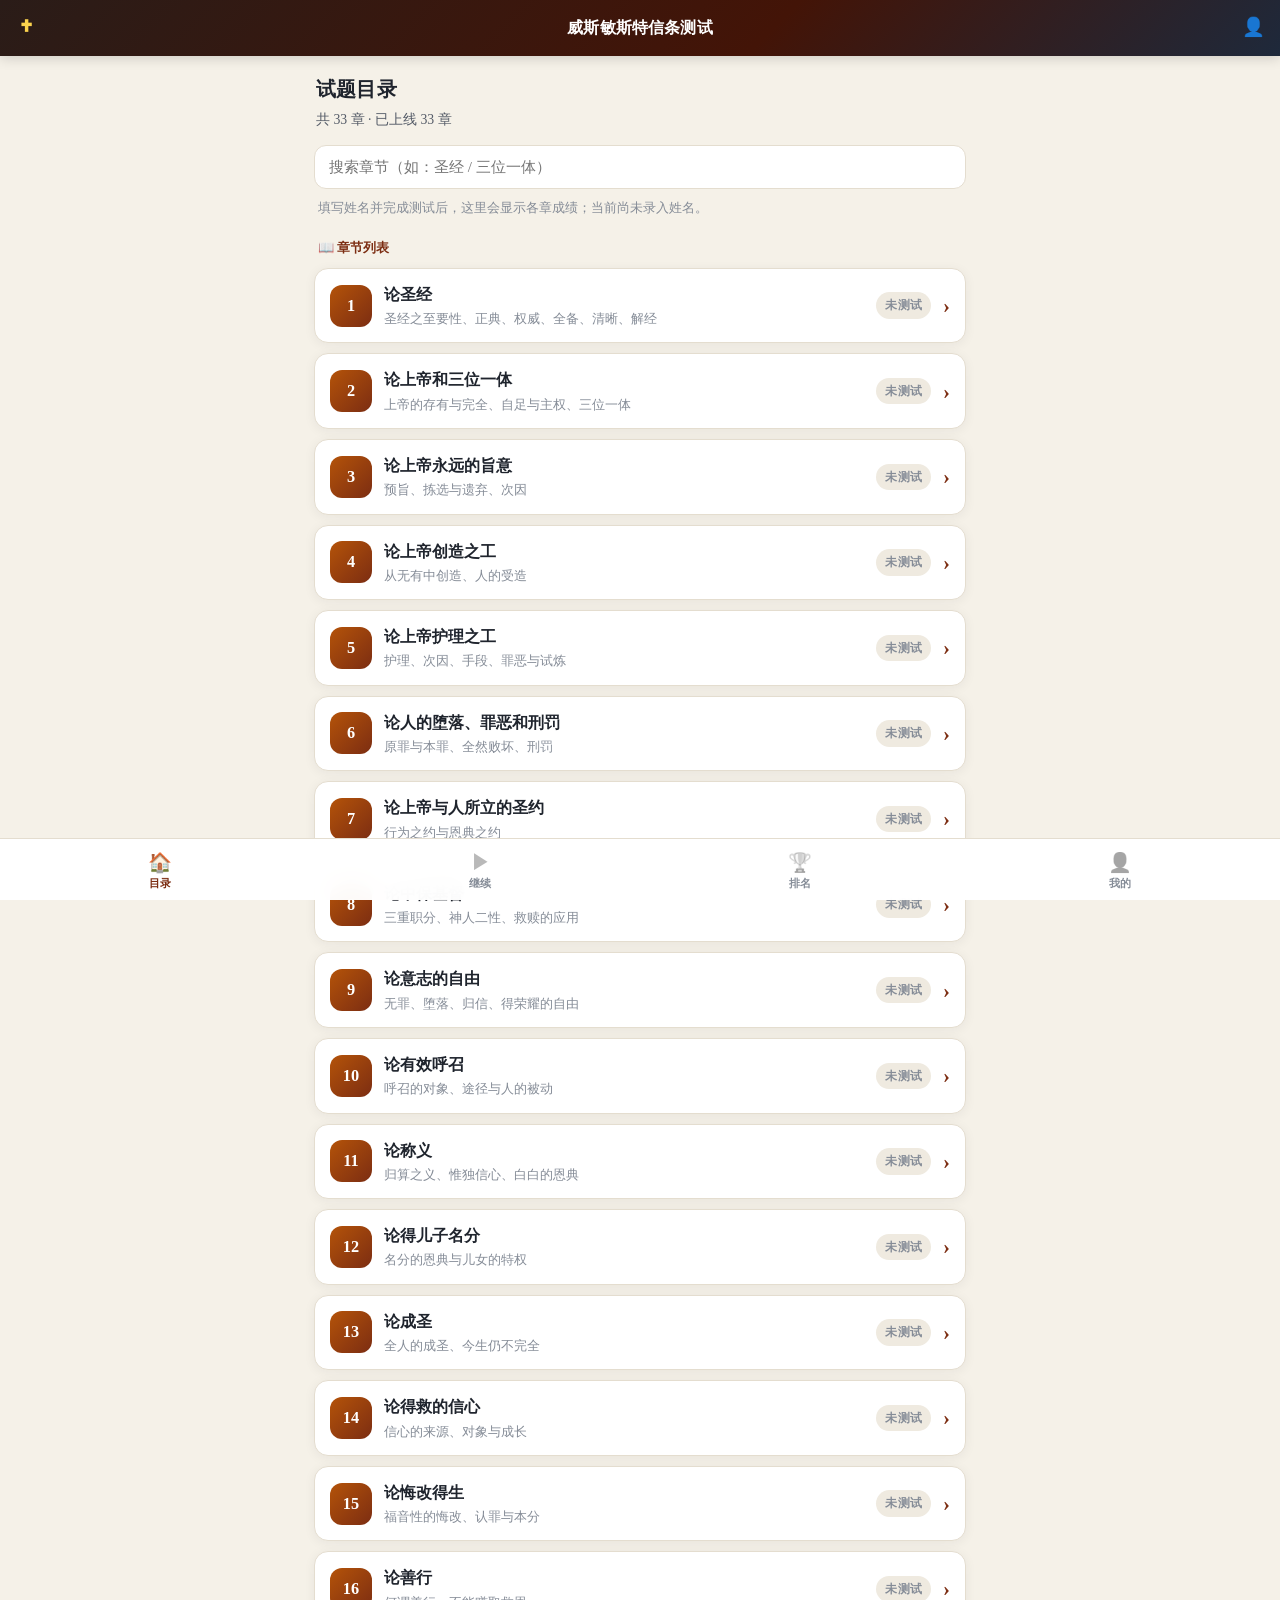
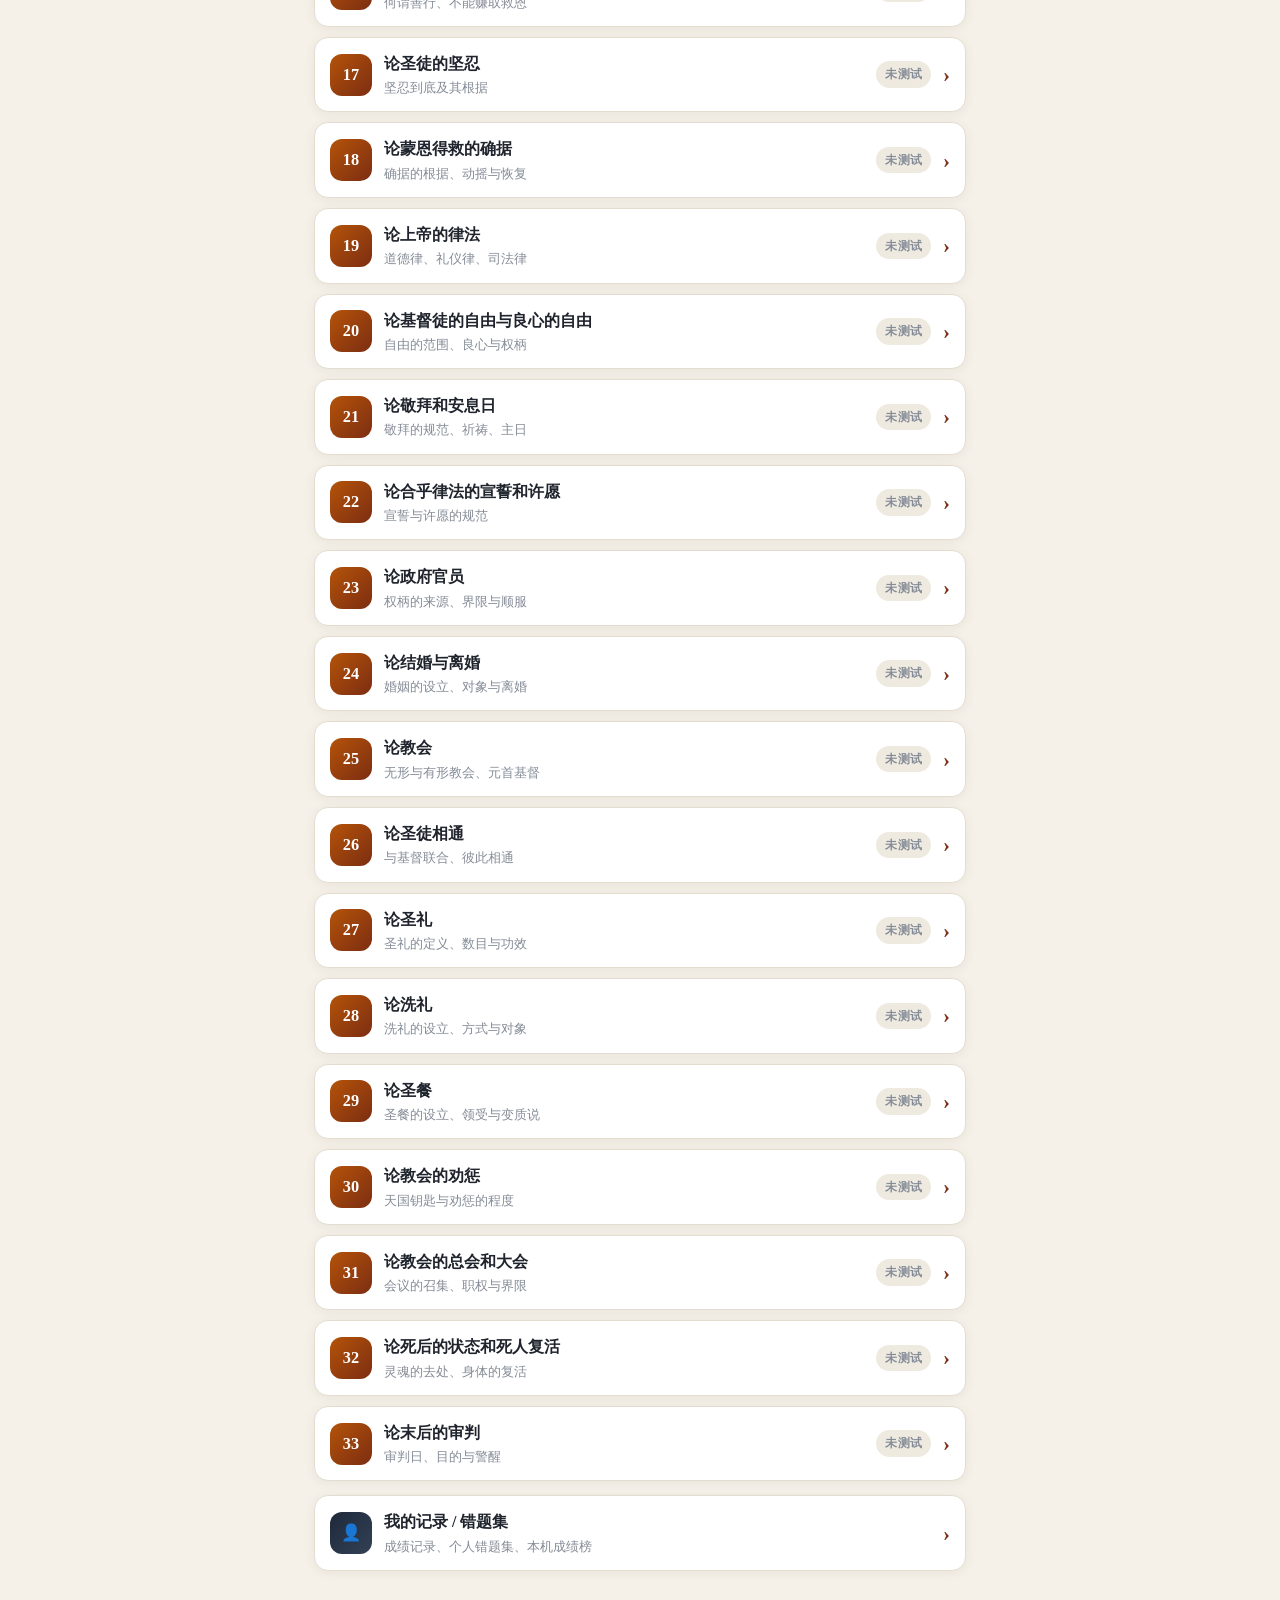
<file: index.html>
<!DOCTYPE html>
<html lang="zh-CN">
<head>
  <meta charset="UTF-8" />
  <meta name="viewport" content="width=device-width, initial-scale=1.0, viewport-fit=cover" />
  <meta name="theme-color" content="#431407" />
  <meta name="apple-mobile-web-app-capable" content="yes" />
  <meta name="mobile-web-app-capable" content="yes" />
  <meta name="apple-mobile-web-app-status-bar-style" content="black-translucent" />
  <meta name="apple-mobile-web-app-title" content="威敏信条测试" />
  <title>《威斯敏斯特信条》在线测试</title>
  <link rel="stylesheet" href="app.css?v=3" />
  <script src="app.js?v=3"></script>
  <script src="cloud.js?v=1"></script>
  <script src="chapters.js"></script>
</head>
<body>

  <header class="appbar">
    <span class="appbar-btn" aria-hidden="true">✝</span>
    <div class="appbar-title">威斯敏斯特信条测试</div>
    <a class="appbar-btn" href="records.html" aria-label="我的记录">👤</a>
  </header>

  <main class="app-main">
    <div class="page-head">
      <h1>试题目录</h1>
      <p id="listSummary">共 33 章</p>
    </div>

    <div style="margin-bottom:12px;">
      <input id="chapterFilter" class="filter-input" type="text" placeholder="搜索章节（如：圣经 / 三位一体）" oninput="renderChapters()" />
    </div>
    <div class="hint" id="statusHint" style="margin:-4px 4px 12px;"></div>

    <div class="section-label">📖 章节列表</div>
    <div class="chapter-list" id="chapterList"></div>

    <a class="chapter-row" href="records.html" style="margin-top:14px;">
      <div class="num" style="background:linear-gradient(135deg,#1e293b,#334155);">👤</div>
      <div class="info">
        <h3>我的记录 / 错题集</h3>
        <p>成绩记录、个人错题集、本机成绩榜</p>
      </div>
      <div class="go">›</div>
    </a>
  </main>

  <nav class="tabbar">
    <a class="tab-item" href="index.html"><span class="ico">🏠</span>目录</a>
    <a class="tab-item" id="tabContinue" href="quiz.html?ch=1"><span class="ico">▶</span>继续</a>
    <a class="tab-item" href="ranking.html"><span class="ico">🏆</span>排名</a>
    <a class="tab-item" href="records.html"><span class="ico">👤</span>我的</a>
  </nav>

  <script>
    let DATA = [];
    if (window.WCF) { DATA = WCF.getRecords(); }

    function chapterStatus(num) {
      const name = (WCF.getName() || "").trim();
      if (!name) return { tested: false };
      const recs = DATA.filter(function (r) {
        return r.chapterId === ("ch" + num) && (r.name || "").trim() === name;
      });
      if (!recs.length) return { tested: false };
      recs.sort(function (a, b) { return new Date(b.date || 0) - new Date(a.date || 0); });
      const latest = recs[0];
      const best = recs.reduce(function (m, r) { return Math.max(m, r.score || 0); }, 0);
      return { tested: true, latest: latest.score || 0, best: best, count: recs.length };
    }

    function updateSummary() {
      const all = window.WCF_CHAPTERS || [];
      const ready = all.filter(function (c) { return c.ready; }).length;
      const name = (WCF.getName() || "").trim();
      let tested = 0;
      if (name) {
        all.forEach(function (c) { if (c.ready && chapterStatus(c.num).tested) tested++; });
      }
      const el = document.getElementById("listSummary");
      if (el) el.textContent = "共 " + all.length + " 章 · 已上线 " + ready + " 章" + (name ? " · 已测试 " + tested + " 章" : "");
      const hint = document.getElementById("statusHint");
      if (hint) hint.textContent = name
        ? "徽标显示「" + name + "」的最新成绩（云端同步，含跨设备记录）；未测试的章节显示为灰色。"
        : "填写姓名并完成测试后，这里会显示各章成绩；当前尚未录入姓名。";
    }

    function renderChapters() {
      const kw = (document.getElementById("chapterFilter").value || "").trim().toLowerCase();
      const list = document.getElementById("chapterList");
      const all = window.WCF_CHAPTERS || [];
      const items = all.filter(function (c) {
        if (!kw) return true;
        const hay = (String(c.num) + " " + (c.title || "") + " " + (c.desc || "")).toLowerCase();
        return hay.indexOf(kw) !== -1;
      });

      if (!items.length) {
        list.innerHTML = '<div class="empty">未找到匹配的章节</div>';
        return;
      }

      let html = "";
      items.forEach(function (c) {
        const disabled = !c.ready;
        let statusHtml = "";
        if (c.ready) {
          const st = chapterStatus(c.num);
          statusHtml = st.tested
            ? '<span class="chap-status done" title="最好 ' + st.best + ' 分 · 共测 ' + st.count + ' 次">✓ ' + st.latest + ' 分</span>'
            : '<span class="chap-status todo">未测试</span>';
        }
        const inner =
          '<div class="num">' + c.num + '</div>' +
          '<div class="info">' +
            '<h3>' + c.title + (c.ready ? '' : ' <span class="chip">待上线</span>') + '</h3>' +
            (c.desc ? '<p>' + c.desc + '</p>' : '') +
          '</div>' +
          statusHtml +
          (c.ready ? '<div class="go">›</div>' : '');

        html += disabled
          ? '<div class="chapter-row disabled">' + inner + '</div>'
          : '<a class="chapter-row" href="quiz.html?ch=' + c.num + '">' + inner + '</a>';
      });
      list.innerHTML = html;
    }

    (function init() {
      updateSummary();
      renderChapters();
      if (window.Cloud && Cloud.enabled) {
        Cloud.getMergedRecords().then(function (rs) {
          DATA = rs || DATA;
          updateSummary();
          renderChapters();
        }).catch(function () {});
      }
    })();
  </script>
</body>
</html>
</file>
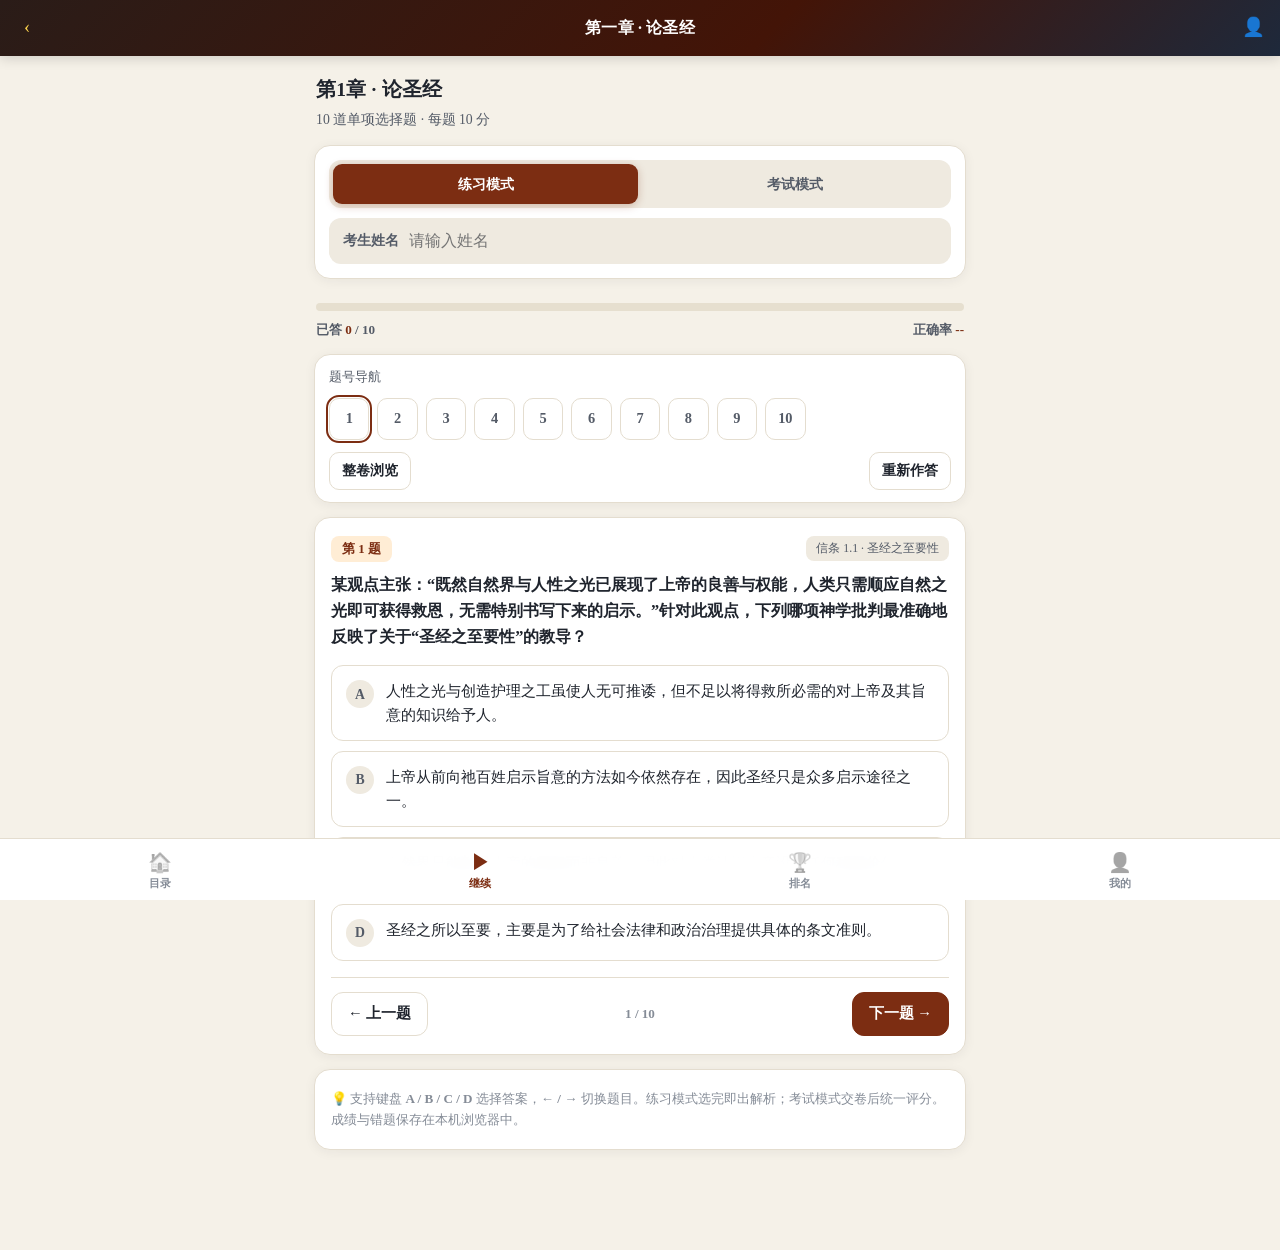
<file: chapter1.html>
<!DOCTYPE html>
<html lang="zh-CN">
<head>
  <meta charset="UTF-8" />
  <meta name="viewport" content="width=device-width, initial-scale=1.0" />
  <title>第一章 · 论圣经</title>
  <meta http-equiv="refresh" content="0; url=quiz.html?ch=1" />
  <script>location.replace("quiz.html?ch=1");</script>
</head>
<body>
  <p>正在前往 <a href="quiz.html?ch=1">第一章 · 论圣经</a>…</p>
</body>
</html>
</file>
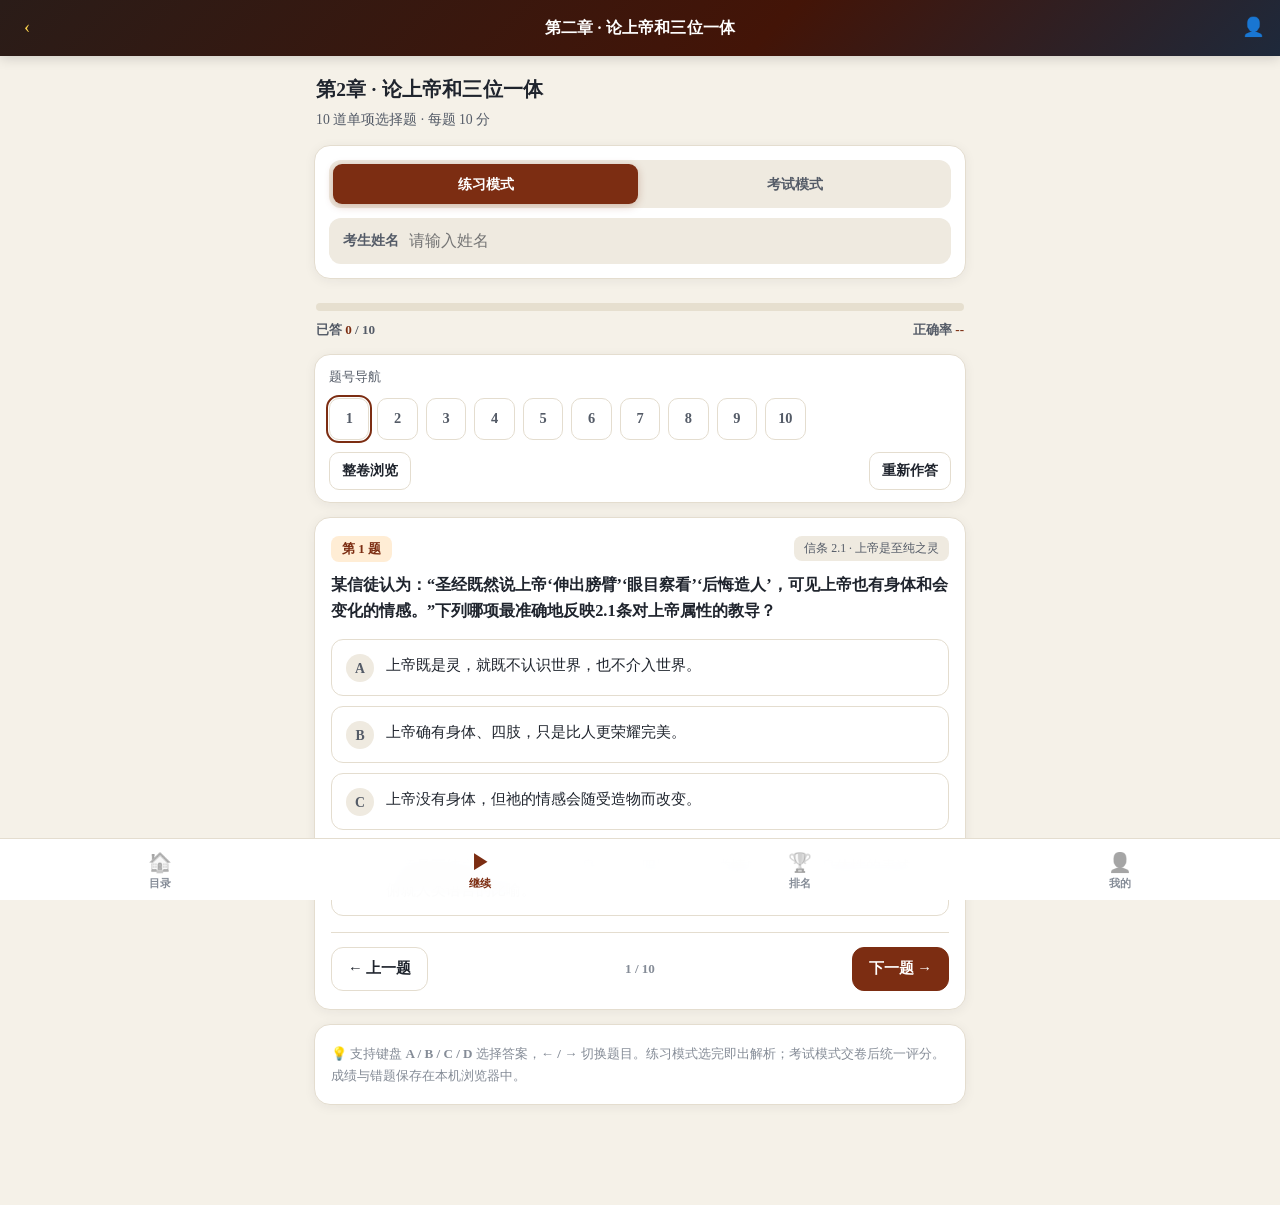
<file: chapter2.html>
<!DOCTYPE html>
<html lang="zh-CN">
<head>
  <meta charset="UTF-8" />
  <meta name="viewport" content="width=device-width, initial-scale=1.0" />
  <title>第二章 · 论上帝和三位一体</title>
  <meta http-equiv="refresh" content="0; url=quiz.html?ch=2" />
  <script>location.replace("quiz.html?ch=2");</script>
</head>
<body>
  <p>正在前往 <a href="quiz.html?ch=2">第二章 · 论上帝和三位一体</a>…</p>
</body>
</html>
</file>
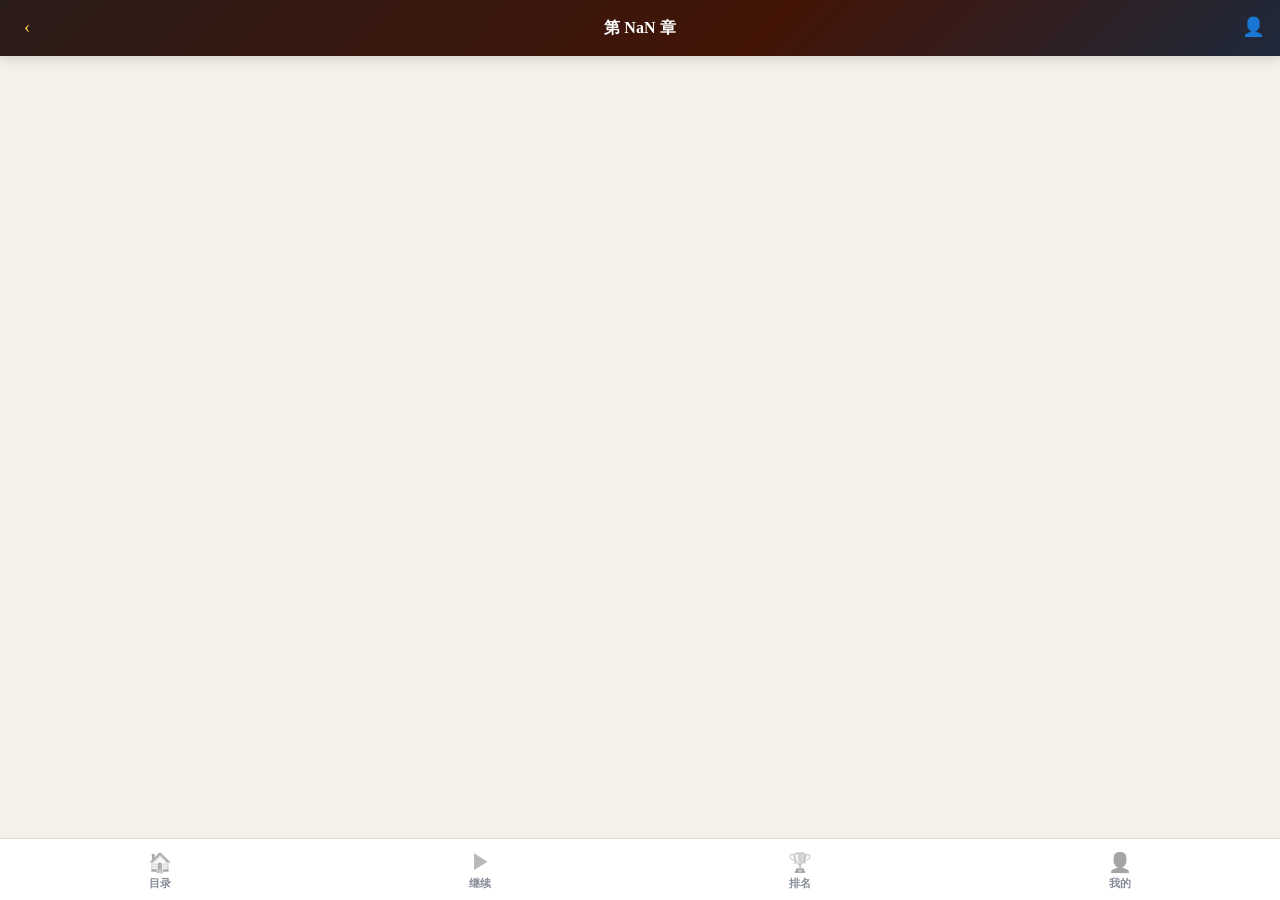
<file: quiz.html>
<!DOCTYPE html>
<html lang="zh-CN">
<head>
  <meta charset="UTF-8" />
  <meta name="viewport" content="width=device-width, initial-scale=1.0, viewport-fit=cover" />
  <meta name="theme-color" content="#431407" />
  <meta name="apple-mobile-web-app-capable" content="yes" />
  <meta name="mobile-web-app-capable" content="yes" />
  <meta name="apple-mobile-web-app-status-bar-style" content="black-translucent" />
  <title>威斯敏斯特信条在线测试</title>
  <link rel="stylesheet" href="app.css?v=3" />
  <script src="app.js?v=3"></script>
  <script src="cloud.js?v=1"></script>
</head>
<body>

  <header class="appbar">
    <a class="appbar-btn" href="index.html" aria-label="返回目录">‹</a>
    <div class="appbar-title">加载中…</div>
    <a class="appbar-btn" href="records.html" aria-label="我的记录">👤</a>
  </header>

  <main class="app-main" id="quizShell">
    <div class="page-head">
      <h1 id="chapterCrumb">加载中…</h1>
      <p>10 道单项选择题 · 每题 10 分</p>
    </div>

    <div class="card" style="padding:14px;">
      <div class="segmented">
        <button id="modePracticeBtn" class="active" onclick="WCFQuiz.setMode('practice')">练习模式</button>
        <button id="modeExamBtn" onclick="WCFQuiz.setMode('exam')">考试模式</button>
      </div>
      <div class="field">
        <label for="examineeName">考生姓名</label>
        <input id="examineeName" type="text" placeholder="请输入姓名" oninput="WCFQuiz.onNameInput(this.value)" />
      </div>
    </div>

    <div class="progress-sticky">
      <div class="progress"><i id="progressBar"></i></div>
      <div class="stat-line">
        <span>已答 <b id="answeredCount">0</b> / 10</span>
        <span id="liveScorePill">正确率 <b id="accuracyText">--</b></span>
      </div>
    </div>

    <section class="result" id="resultBanner">
      <div class="cap">测试成绩单</div>
      <div class="score" id="finalScoreText">100 分</div>
      <div class="fb" id="finalFeedbackText"></div>
      <div class="row">
        <button class="btn btn-sm btn-outline" onclick="WCFQuiz.filterReview('all')">查看全部</button>
        <button class="btn btn-sm btn-outline" onclick="WCFQuiz.filterReview('wrong')">仅看错题 (<span id="wrongCountBtn">0</span>)</button>
        <button class="btn btn-sm btn-outline" onclick="WCFQuiz.resetQuiz()">再测一次</button>
      </div>
    </section>

    <section class="qnav-card">
      <div class="qnav-head">
        <span>题号导航</span>
        <span id="examSubmitWrap" style="display:none;">
          <button class="btn btn-sm btn-primary" onclick="WCFQuiz.submitExam()">提交试卷</button>
        </span>
      </div>
      <div class="qnav" id="navGrid"></div>
      <div class="stat-line" style="margin-top:12px;">
        <button class="btn btn-sm btn-outline" id="toggleViewBtn" onclick="WCFQuiz.toggleLayoutView()">整卷浏览</button>
        <button class="btn btn-sm btn-outline" onclick="WCFQuiz.resetQuiz()">重新作答</button>
      </div>
    </section>

    <section id="questionsContainer"></section>

    <aside class="card hint">
      💡 支持键盘 <b>A / B / C / D</b> 选择答案，<b>← / →</b> 切换题目。练习模式选完即出解析；考试模式交卷后统一评分。成绩与错题保存在本机浏览器中。
    </aside>
  </main>

  <nav class="tabbar">
    <a class="tab-item" href="index.html"><span class="ico">🏠</span>目录</a>
    <a class="tab-item" id="tabContinue" href="quiz.html?ch=1"><span class="ico">▶</span>继续</a>
    <a class="tab-item" href="ranking.html"><span class="ico">🏆</span>排名</a>
    <a class="tab-item" href="records.html"><span class="ico">👤</span>我的</a>
  </nav>

  <script src="bank-01-02.js?v=3"></script>
  <script src="bank-03-08.js?v=3"></script>
  <script src="bank-09-14.js?v=3"></script>
  <script src="bank-15-20.js?v=3"></script>
  <script src="bank-21-26.js?v=3"></script>
  <script src="bank-27-33.js?v=3"></script>
  <script src="quiz.js?v=3"></script>
</body>
</html>
</file>
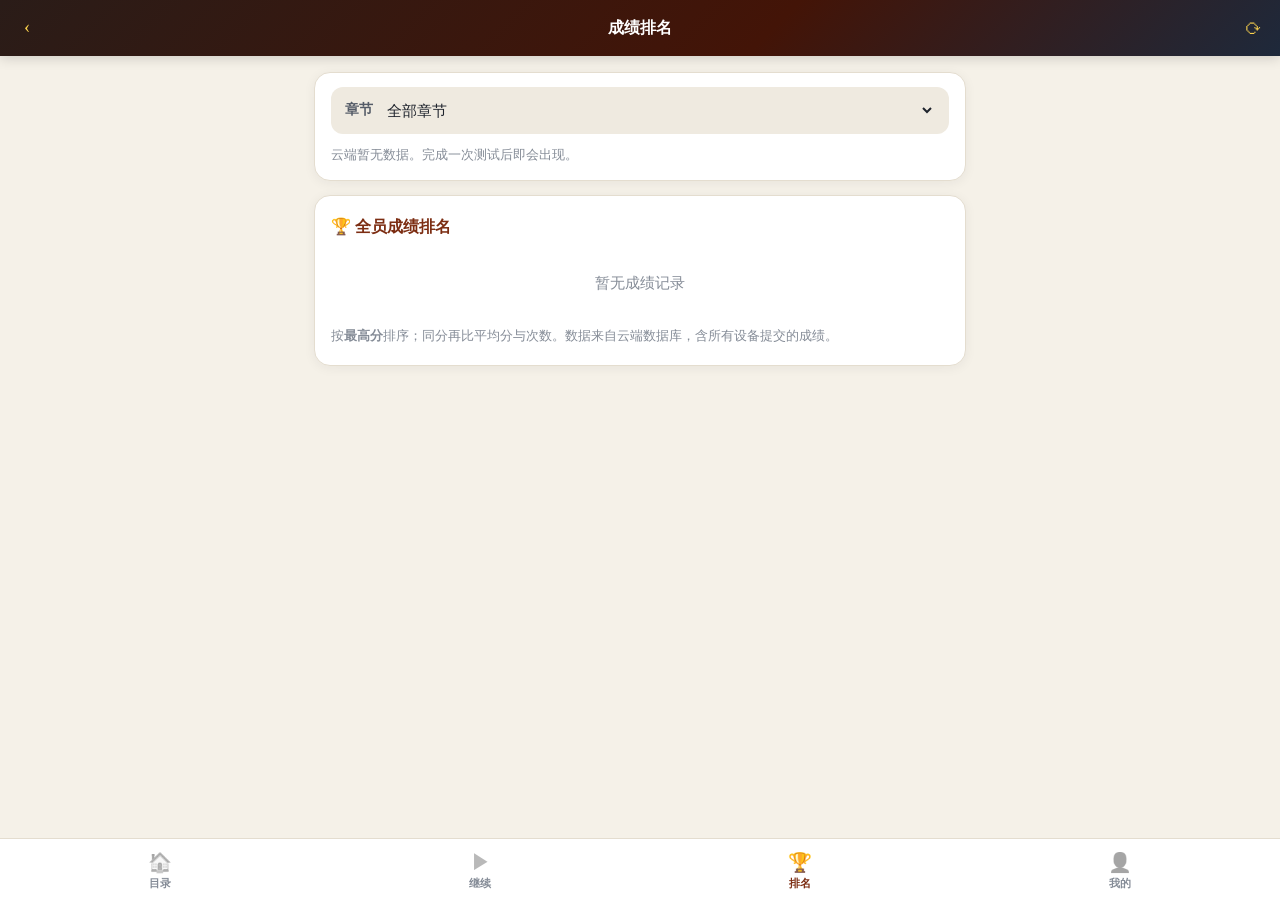
<file: ranking.html>
<!DOCTYPE html>
<html lang="zh-CN">
<head>
  <meta charset="UTF-8" />
  <meta name="viewport" content="width=device-width, initial-scale=1.0, viewport-fit=cover" />
  <meta name="theme-color" content="#431407" />
  <meta name="apple-mobile-web-app-capable" content="yes" />
  <meta name="mobile-web-app-capable" content="yes" />
  <meta name="apple-mobile-web-app-status-bar-style" content="black-translucent" />
  <title>成绩排名 · 威斯敏斯特信条在线测试</title>
  <link rel="stylesheet" href="app.css?v=3" />
  <script src="app.js?v=3"></script>
  <script src="cloud.js?v=1"></script>
  <script src="chapters.js"></script>
</head>
<body>

  <header class="appbar">
    <a class="appbar-btn" href="index.html" aria-label="返回目录">‹</a>
    <div class="appbar-title">成绩排名</div>
    <button class="appbar-btn" onclick="load()" aria-label="刷新">⟳</button>
  </header>

  <main class="app-main">
    <div class="card" style="padding:14px 16px;">
      <div class="field" style="margin-top:0;">
        <label for="chapterSel">章节</label>
        <select id="chapterSel" onchange="render()" style="flex:1;min-width:0;border:none;background:transparent;font-family:inherit;font-size:0.95rem;color:var(--text);outline:none;padding:6px 0;">
          <option value="all">全部章节</option>
        </select>
      </div>
      <div class="hint" id="rankHint" style="margin-top:10px;">正在加载云端成绩…</div>
    </div>

    <section class="card">
      <h2>🏆 全员成绩排名</h2>
      <div id="boardWrap"></div>
      <div class="hint">按<strong>最高分</strong>排序；同分再比平均分与次数。数据来自云端数据库，含所有设备提交的成绩。</div>
    </section>
  </main>

  <nav class="tabbar">
    <a class="tab-item" href="index.html"><span class="ico">🏠</span>目录</a>
    <a class="tab-item" id="tabContinue" href="quiz.html?ch=1"><span class="ico">▶</span>继续</a>
    <a class="tab-item" href="ranking.html"><span class="ico">🏆</span>排名</a>
    <a class="tab-item" href="records.html"><span class="ico">👤</span>我的</a>
  </nav>

  <script>
    let DATA = [];
    let LOADED = false;

    function escapeHtml(s) {
      return String(s == null ? "" : s)
        .replace(/&/g, "&amp;").replace(/</g, "&lt;").replace(/>/g, "&gt;")
        .replace(/"/g, "&quot;").replace(/'/g, "&#39;");
    }

    function buildChapterOptions() {
      const sel = document.getElementById("chapterSel");
      const all = window.WCF_CHAPTERS || [];
      let html = '<option value="all">全部章节</option>';
      all.forEach(function (c) {
        if (c.ready) html += '<option value="' + c.num + '">第 ' + c.num + ' 章 · ' + c.title + '</option>';
      });
      sel.innerHTML = html;
    }

    function computeBoard(records, filter) {
      const list = (filter === "all") ? records : records.filter(function (r) { return r.chapterId === ("ch" + filter); });
      const agg = {};
      list.forEach(function (r) {
        const n = (r.name || "").trim() || "匿名";
        if (!agg[n]) agg[n] = { best: 0, total: 0, attempts: 0, chapters: {} };
        agg[n].attempts += 1;
        agg[n].total += (r.score || 0);
        agg[n].best = Math.max(agg[n].best, r.score || 0);
        agg[n].chapters[r.chapterId] = 1;
      });
      return Object.keys(agg).map(function (n) {
        return {
          name: n,
          best: agg[n].best,
          avg: Math.round(agg[n].total / agg[n].attempts),
          attempts: agg[n].attempts,
          chapters: Object.keys(agg[n].chapters).length
        };
      });
    }

    function render() {
      const wrap = document.getElementById("boardWrap");
      const hint = document.getElementById("rankHint");
      const filter = document.getElementById("chapterSel").value || "all";
      const me = (WCF.getName() || "").trim();

      if (!LOADED) {
        hint.textContent = "正在加载云端成绩…";
        wrap.innerHTML = '<div class="empty">加载中…</div>';
        return;
      }

      const board = computeBoard(DATA, filter);
      if (!board.length) {
        wrap.innerHTML = '<div class="empty">暂无成绩记录</div>';
        hint.textContent = (filter === "all" ? "云端暂无数据" : "本章暂无成绩") + "。完成一次测试后即会出现。";
        return;
      }

      board.sort(function (a, b) { return b.best - a.best || b.avg - a.avg || b.attempts - a.attempts; });

      hint.textContent = "共 " + board.length + " 位考生 · " + (filter === "all" ? "全部章节" : "第 " + filter + " 章") + " · 数据来自云端";

      let html = "";
      board.forEach(function (p, i) {
        const isMe = me && p.name === me;
        html += '<div class="rank-row ' + (i < 3 ? "top" : "") + '">' +
          '<div class="rank-no">' + (i + 1) + '</div>' +
          '<div class="who">' + escapeHtml(p.name) + (isMe ? ' <span class="chip brand">我</span>' : '') +
            '<div class="detail">平均 ' + p.avg + ' 分 · ' + p.attempts + ' 次 · 已测 ' + p.chapters + ' 章</div>' +
          '</div>' +
          '<div class="best">' + p.best + '</div>' +
        '</div>';
      });
      wrap.innerHTML = html;
    }

    function load() {
      LOADED = false;
      render();
      if (window.Cloud && Cloud.enabled) {
        Cloud.getMergedRecords().then(function (rs) {
          DATA = rs || [];
          LOADED = true;
          render();
        }).catch(function () {
          DATA = WCF.getRecords();
          LOADED = true;
          render();
        });
      } else {
        DATA = WCF.getRecords();
        LOADED = true;
        render();
      }
    }

    (function init() {
      buildChapterOptions();
      load();
    })();
  </script>
</body>
</html>
</file>
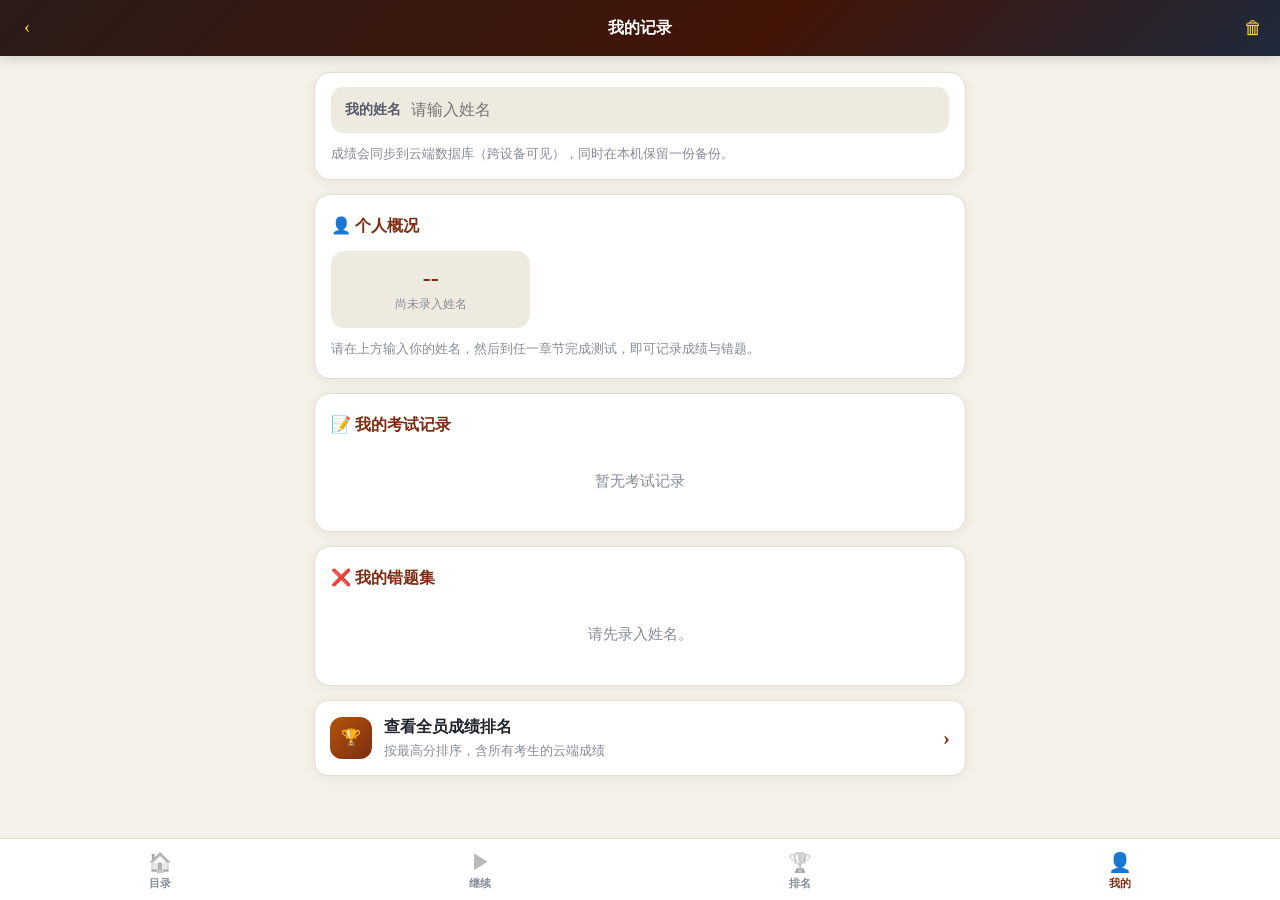
<file: records.html>
<!DOCTYPE html>
<html lang="zh-CN">
<head>
  <meta charset="UTF-8" />
  <meta name="viewport" content="width=device-width, initial-scale=1.0, viewport-fit=cover" />
  <meta name="theme-color" content="#431407" />
  <meta name="apple-mobile-web-app-capable" content="yes" />
  <meta name="mobile-web-app-capable" content="yes" />
  <meta name="apple-mobile-web-app-status-bar-style" content="black-translucent" />
  <title>我的记录 / 错题集 · 威斯敏斯特信条在线测试</title>
  <link rel="stylesheet" href="app.css?v=3" />
  <script src="app.js?v=3"></script>
  <script src="cloud.js?v=1"></script>
</head>
<body>

  <header class="appbar">
    <a class="appbar-btn" href="index.html" aria-label="返回目录">‹</a>
    <div class="appbar-title">我的记录</div>
    <button class="appbar-btn" onclick="clearAll()" aria-label="清空记录">🗑</button>
  </header>

  <main class="app-main">
    <div class="card" style="padding:14px 16px;">
      <div class="field" style="margin-top:0;">
        <label for="nameInput">我的姓名</label>
        <input id="nameInput" type="text" placeholder="请输入姓名" />
      </div>
      <div class="hint" style="margin-top:10px;">成绩会同步到云端数据库（跨设备可见），同时在本机保留一份备份。</div>
    </div>

    <section class="card">
      <h2>👤 个人概况</h2>
      <div class="stats-grid" id="personalStats"></div>
      <div class="hint" id="personalHint"></div>
    </section>

    <section class="card">
      <h2>📝 我的考试记录</h2>
      <div id="historyWrap"></div>
    </section>

    <section class="card">
      <h2>❌ 我的错题集</h2>
      <div id="wrongWrap"></div>
    </section>

    <a class="chapter-row" href="ranking.html" style="margin-bottom:14px;">
      <div class="num" style="background:linear-gradient(135deg,#b45309,#7c2d12);">🏆</div>
      <div class="info">
        <h3>查看全员成绩排名</h3>
        <p>按最高分排序，含所有考生的云端成绩</p>
      </div>
      <div class="go">›</div>
    </a>
  </main>

  <nav class="tabbar">
    <a class="tab-item" href="index.html"><span class="ico">🏠</span>目录</a>
    <a class="tab-item" id="tabContinue" href="quiz.html?ch=1"><span class="ico">▶</span>继续</a>
    <a class="tab-item" href="ranking.html"><span class="ico">🏆</span>排名</a>
    <a class="tab-item" href="records.html"><span class="ico">👤</span>我的</a>
  </nav>

  <script>
    function escapeHtml(s) {
      return String(s == null ? "" : s)
        .replace(/&/g, "&amp;").replace(/</g, "&lt;").replace(/>/g, "&gt;")
        .replace(/"/g, "&quot;").replace(/'/g, "&#39;");
    }

    function fmtDate(iso) {
      try {
        const d = new Date(iso);
        const p = n => String(n).padStart(2, "0");
        return d.getFullYear() + "-" + p(d.getMonth() + 1) + "-" + p(d.getDate()) +
          " " + p(d.getHours()) + ":" + p(d.getMinutes());
      } catch (e) { return iso; }
    }

    function currentName() {
      return (WCF.getName() || "").trim();
    }

    function renderPersonal(records) {
      const name = currentName();
      const box = document.getElementById("personalStats");
      const hint = document.getElementById("personalHint");

      if (!name) {
        box.innerHTML = `<div class="stat-box"><div class="num">--</div><div class="lbl">尚未录入姓名</div></div>`;
        hint.textContent = "请在上方输入你的姓名，然后到任一章节完成测试，即可记录成绩与错题。";
        return;
      }

      const mine = records.filter(r => (r.name || "") === name);
      const attempts = mine.length;
      const best = attempts ? Math.max.apply(null, mine.map(r => r.score || 0)) : 0;
      const avg = attempts ? Math.round(mine.reduce((s, r) => s + (r.score || 0), 0) / attempts) : 0;

      box.innerHTML =
        `<div class="stat-box"><div class="num">${attempts}</div><div class="lbl">考试次数</div></div>` +
        `<div class="stat-box"><div class="num">${best}</div><div class="lbl">最高分</div></div>` +
        `<div class="stat-box"><div class="num">${avg}</div><div class="lbl">平均分</div></div>`;

      hint.textContent = attempts
        ? `以上统计基于「${name}」的全部记录（云端 + 本机）。`
        : `尚未有「${name}」的记录，请到章节页面完成一次测试（考试模式交卷或练习模式答完）后返回。`;
    }

    function renderHistory(records) {
      const name = currentName();
      const wrap = document.getElementById("historyWrap");
      const mine = name ? records.filter(r => (r.name || "") === name).slice().reverse() : [];

      if (!mine.length) {
        wrap.innerHTML = `<div class="empty">暂无考试记录</div>`;
        return;
      }

      let html = "";
      mine.forEach(r => {
        html += `<div class="record-row">
          <div>
            <div>${escapeHtml(r.chapterLabel || r.chapterId || "")}</div>
            <div class="when">${fmtDate(r.date)} · 答对 ${r.correct}/${r.total} · 错题 ${(r.wrongItems && r.wrongItems.length) || 0}</div>
          </div>
          <div class="sc">${r.score} 分</div>
        </div>`;
      });

      wrap.innerHTML = html;
    }

    function renderWrong(records) {
      const name = currentName();
      const wrap = document.getElementById("wrongWrap");
      const mine = name ? records.filter(r => (r.name || "") === name) : [];

      const map = {};
      mine.forEach(r => {
        (r.wrongItems || []).forEach(w => {
          const key = (r.chapterId || "") + "#" + w.id;
          if (!map[key]) {
            map[key] = { chapterLabel: r.chapterLabel || r.chapterId || "", item: w, count: 0, lastPicked: w.picked };
          }
          map[key].count += 1;
          map[key].lastPicked = w.picked;
          map[key].item = w;
        });
      });

      const keys = Object.keys(map);
      if (!keys.length) {
        wrap.innerHTML = `<div class="empty">${name ? "太棒了！目前没有错题记录。" : "请先录入姓名。"}</div>`;
        return;
      }

      keys.sort((a, b) => {
        const ca = map[a].chapterLabel, cb = map[b].chapterLabel;
        if (ca !== cb) return ca.localeCompare(cb);
        return map[a].item.id - map[b].item.id;
      });

      let html = "";
      keys.forEach(k => {
        const entry = map[k];
        const w = entry.item;
        const pickedText = entry.lastPicked
          ? `${entry.lastPicked}. ${escapeHtml((w.options || {})[entry.lastPicked] || "")}`
          : "未作答";
        const correctText = `${w.answer}. ${escapeHtml((w.options || {})[w.answer] || "")}`;

        html += `<div class="wrong-item">
          <div class="wrong-head">
            <span class="chip brand">${escapeHtml(entry.chapterLabel)} · 第 ${w.id} 题</span>
            <span class="chip">错误 ${entry.count} 次</span>
          </div>
          <div class="wrong-q">${escapeHtml(w.question)}</div>
          <div class="ans-line"><span class="k">你的答案：</span><span class="ans-picked">${pickedText}</span></div>
          <div class="ans-line"><span class="k">正确答案：</span><span class="ans-correct">${correctText}</span></div>
          <div class="explain"><strong>解析：</strong>${escapeHtml(w.explanation)}</div>
        </div>`;
      });

      wrap.innerHTML = html;
    }

    function renderBoard(records) {
      const wrap = document.getElementById("boardWrap");
      const name = currentName();
      const agg = {};

      records.forEach(r => {
        const n = (r.name || "").trim() || "匿名";
        if (!agg[n]) agg[n] = { attempts: 0, best: 0, total: 0 };
        agg[n].attempts += 1;
        agg[n].total += (r.score || 0);
        agg[n].best = Math.max(agg[n].best, r.score || 0);
      });

      const names = Object.keys(agg);
      if (!names.length) {
        wrap.innerHTML = `<div class="empty">本机暂无任何成绩记录</div>`;
        return;
      }

      names.sort((a, b) => agg[b].best - agg[a].best || agg[b].attempts - agg[a].attempts);

      let html = "";
      names.forEach((n, i) => {
        const a = agg[n];
        const avg = Math.round(a.total / a.attempts);
        const me = n === name;
        html += `<div class="rank-row ${i < 3 ? "top" : ""}">
          <div class="rank-no">${i + 1}</div>
          <div class="who">${escapeHtml(n)}${me ? ' <span class="chip brand">我</span>' : ""}
            <div class="detail">平均 ${avg} 分 · ${a.attempts} 次</div>
          </div>
          <div class="best">${a.best}</div>
        </div>`;
      });

      wrap.innerHTML = html;
    }

    let DATA = WCF.getRecords();

    function renderAll(records) {
      renderPersonal(records);
      renderHistory(records);
      renderWrong(records);
    }

    function refresh() {
      renderAll(DATA);
      if (window.Cloud && Cloud.enabled) {
        Cloud.getMergedRecords().then(function (rs) {
          DATA = rs || DATA;
          renderAll(DATA);
        }).catch(function () {});
      }
    }

    function clearAll() {
      if (!confirm("确定清空本机缓存的考试记录吗？云端记录不会被删除。")) return;
      WCF.clearAll();
      DATA = [];
      refresh();
    }

    document.getElementById("nameInput").addEventListener("input", function () {
      WCF.setName(this.value);
      renderAll(DATA);
    });

    (function init() {
      document.getElementById("nameInput").value = currentName();
      refresh();
    })();
  </script>
</body>
</html>
</file>
<file: app.css>
:root {
  --bg: #f5f1e8;
  --surface: #ffffff;
  --surface-2: #efeae0;
  --text: #1f242d;
  --text-2: #545b67;
  --muted: #858c97;
  --brand: #7c2d12;
  --brand-2: #b45309;
  --brand-soft: #ffedd5;
  --border: #e4ddcf;
  --ok-bg: #ecfdf5;
  --ok: #059669;
  --ok-text: #065f46;
  --bad-bg: #fef2f2;
  --bad: #ef4444;
  --bad-text: #991b1b;
  --radius: 16px;
  --radius-sm: 10px;
  --shadow: 0 2px 12px rgba(31, 36, 45, 0.06);
  --appbar-h: 56px;
  --tabbar-h: 62px;
}

* {
  box-sizing: border-box;
  -webkit-tap-highlight-color: transparent;
}

html, body {
  margin: 0;
  padding: 0;
}

body {
  font-family: "PingFang SC", "Noto Serif SC", "Microsoft YaHei", "Source Han Serif SC", serif;
  background: var(--bg);
  color: var(--text);
  line-height: 1.6;
  -webkit-font-smoothing: antialiased;
  overscroll-behavior-y: none;
}

a { color: inherit; }

/* ===== App bar ===== */
.appbar {
  position: fixed;
  top: 0;
  left: 0;
  right: 0;
  z-index: 50;
  height: calc(var(--appbar-h) + env(safe-area-inset-top));
  padding: env(safe-area-inset-top) 6px 0;
  display: flex;
  align-items: center;
  background: linear-gradient(135deg, #2a1c18 0%, #431407 60%, #1e293b 100%);
  color: #fff;
  box-shadow: 0 2px 12px rgba(0, 0, 0, 0.16);
}

.appbar-btn {
  flex: 0 0 auto;
  min-width: 42px;
  height: 42px;
  display: inline-flex;
  align-items: center;
  justify-content: center;
  border-radius: 10px;
  color: #fcd34d;
  text-decoration: none;
  font-size: 1.15rem;
  background: transparent;
  border: none;
  cursor: pointer;
}

.appbar-btn:active { background: rgba(255, 255, 255, 0.12); }

.appbar-title {
  flex: 1;
  text-align: center;
  font-size: 1rem;
  font-weight: 700;
  letter-spacing: 0.01em;
  padding: 0 4px;
  white-space: nowrap;
  overflow: hidden;
  text-overflow: ellipsis;
}

/* ===== Tab bar ===== */
.tabbar {
  position: fixed;
  bottom: 0;
  left: 0;
  right: 0;
  z-index: 50;
  height: calc(var(--tabbar-h) + env(safe-area-inset-bottom));
  padding-bottom: env(safe-area-inset-bottom);
  display: flex;
  background: rgba(255, 255, 255, 0.97);
  -webkit-backdrop-filter: blur(12px);
  backdrop-filter: blur(12px);
  border-top: 1px solid var(--border);
}

.tab-item {
  flex: 1;
  display: flex;
  flex-direction: column;
  align-items: center;
  justify-content: center;
  gap: 3px;
  text-decoration: none;
  color: var(--muted);
  font-size: 0.68rem;
  font-weight: 600;
  padding-top: 6px;
}

.tab-item .ico { font-size: 1.2rem; line-height: 1; filter: grayscale(1) opacity(0.6); }
.tab-item.active { color: var(--brand); }
.tab-item.active .ico { filter: none; }

/* ===== Main ===== */
.app-main {
  max-width: 680px;
  margin: 0 auto;
  padding: calc(var(--appbar-h) + env(safe-area-inset-top) + 12px) 14px
    calc(var(--tabbar-h) + env(safe-area-inset-bottom) + 24px);
}

.page-head {
  margin: 2px 2px 14px;
}

.page-head h1 {
  font-size: 1.22rem;
  font-weight: 800;
  margin: 0 0 4px;
  letter-spacing: 0.01em;
}

.page-head p {
  margin: 0;
  font-size: 0.86rem;
  color: var(--text-2);
}

.section-label {
  font-size: 0.82rem;
  font-weight: 700;
  color: var(--brand);
  margin: 18px 4px 10px;
  display: flex;
  align-items: center;
  gap: 6px;
}

/* ===== Card ===== */
.card {
  background: var(--surface);
  border: 1px solid var(--border);
  border-radius: var(--radius);
  padding: 18px 16px;
  box-shadow: var(--shadow);
  margin-bottom: 14px;
}

.card > h2 {
  font-size: 1.02rem;
  color: var(--brand);
  margin: 0 0 12px;
  display: flex;
  align-items: center;
  gap: 8px;
}

/* ===== Buttons ===== */
.btn {
  display: inline-flex;
  align-items: center;
  justify-content: center;
  gap: 6px;
  border: 1px solid var(--border);
  background: #fff;
  color: var(--text);
  font-family: inherit;
  font-size: 0.92rem;
  font-weight: 600;
  padding: 11px 16px;
  border-radius: 12px;
  cursor: pointer;
  min-height: 44px;
  transition: transform 0.06s, background 0.15s, border-color 0.15s, color 0.15s;
}

.btn:active { transform: scale(0.98); }
.btn-primary {
  background: var(--brand);
  border-color: var(--brand);
  color: #fff;
}
.btn-primary:active { background: #9a3412; }
.btn-primary:disabled { opacity: 0.45; }
.btn-outline:active { border-color: var(--brand); color: var(--brand); }
.btn-danger { color: var(--bad-text); border-color: #f3c9c9; }
.btn-block { width: 100%; }
.btn-sm { min-height: 38px; padding: 8px 12px; font-size: 0.86rem; border-radius: 10px; }

/* ===== Segmented control ===== */
.segmented {
  display: flex;
  background: var(--surface-2);
  border-radius: 12px;
  padding: 4px;
  gap: 4px;
}

.segmented button {
  flex: 1;
  border: none;
  background: transparent;
  color: var(--text-2);
  font-family: inherit;
  font-size: 0.88rem;
  font-weight: 700;
  padding: 9px 6px;
  border-radius: 9px;
  cursor: pointer;
  min-height: 40px;
}

.segmented button.active {
  background: var(--brand);
  color: #fff;
  box-shadow: 0 2px 8px rgba(124, 45, 18, 0.28);
}

/* ===== Field ===== */
.field {
  display: flex;
  align-items: center;
  gap: 10px;
  background: var(--surface-2);
  border-radius: 12px;
  padding: 8px 14px;
  margin-top: 10px;
}

.field label { font-size: 0.86rem; font-weight: 700; color: var(--text-2); flex: 0 0 auto; }

.field input {
  flex: 1;
  min-width: 0;
  border: none;
  background: transparent;
  font-family: inherit;
  font-size: 0.98rem;
  color: var(--text);
  outline: none;
  padding: 6px 0;
}

/* ===== Progress ===== */
.progress-sticky {
  position: sticky;
  top: calc(var(--appbar-h) + env(safe-area-inset-top));
  z-index: 30;
  background: var(--bg);
  padding: 10px 2px 8px;
  margin-bottom: 6px;
}

.progress {
  height: 8px;
  background: #e6dfcf;
  border-radius: 999px;
  overflow: hidden;
}

.progress > i {
  display: block;
  height: 100%;
  width: 0;
  background: linear-gradient(90deg, var(--brand-2), var(--brand));
  border-radius: 999px;
  transition: width 0.3s ease;
}

.stat-line {
  display: flex;
  justify-content: space-between;
  gap: 10px;
  margin-top: 8px;
  font-size: 0.82rem;
  color: var(--text-2);
  font-weight: 600;
}

.stat-line b { color: var(--brand); }

/* ===== Question nav grid ===== */
.qnav-card {
  background: var(--surface);
  border: 1px solid var(--border);
  border-radius: var(--radius);
  padding: 12px 14px;
  margin-bottom: 14px;
  box-shadow: var(--shadow);
}

.qnav-head {
  display: flex;
  justify-content: space-between;
  align-items: center;
  gap: 8px;
  font-size: 0.8rem;
  color: var(--text-2);
  margin-bottom: 10px;
}

.qnav {
  display: grid;
  grid-template-columns: repeat(auto-fill, minmax(40px, 1fr));
  gap: 8px;
}

.qnav button {
  height: 42px;
  border-radius: 10px;
  border: 1px solid var(--border);
  background: #fff;
  font-family: inherit;
  font-size: 0.9rem;
  font-weight: 700;
  color: var(--text-2);
  cursor: pointer;
}

.qnav button.current { outline: 2px solid var(--brand); outline-offset: 1px; }
.qnav button.answered { background: #fef3c7; border-color: #f59e0b; color: #92400e; }
.qnav button.correct { background: var(--ok-bg); border-color: var(--ok); color: var(--ok-text); }
.qnav button.wrong { background: var(--bad-bg); border-color: var(--bad); color: var(--bad-text); }

/* ===== Question card ===== */
.qcard {
  background: var(--surface);
  border: 1px solid var(--border);
  border-radius: var(--radius);
  padding: 18px 16px;
  box-shadow: var(--shadow);
  margin-bottom: 14px;
}

.q-head {
  display: flex;
  justify-content: space-between;
  align-items: center;
  gap: 8px;
  margin-bottom: 10px;
}

.q-num {
  font-size: 0.8rem;
  font-weight: 800;
  color: var(--brand);
  background: var(--brand-soft);
  padding: 3px 11px;
  border-radius: 8px;
}

.q-tag {
  font-size: 0.74rem;
  color: var(--text-2);
  background: var(--surface-2);
  padding: 3px 10px;
  border-radius: 8px;
  max-width: 62%;
  text-align: right;
  overflow: hidden;
  text-overflow: ellipsis;
  white-space: nowrap;
}

.q-title {
  font-size: 1.02rem;
  font-weight: 700;
  line-height: 1.6;
  margin: 0 0 15px;
}

.options { display: flex; flex-direction: column; gap: 10px; }

.opt {
  display: flex;
  align-items: flex-start;
  gap: 12px;
  width: 100%;
  text-align: left;
  padding: 13px 14px;
  border: 1.5px solid var(--border);
  border-radius: 12px;
  background: #fff;
  font-family: inherit;
  font-size: 0.96rem;
  line-height: 1.55;
  color: var(--text);
  cursor: pointer;
  min-height: 48px;
  transition: border-color 0.15s, background 0.15s;
}

.opt .key {
  flex: 0 0 auto;
  width: 28px;
  height: 28px;
  border-radius: 50%;
  background: var(--surface-2);
  color: var(--text-2);
  font-weight: 800;
  font-size: 0.86rem;
  display: flex;
  align-items: center;
  justify-content: center;
  margin-top: 1px;
}

.opt:active { border-color: var(--brand); }
.opt.selected { border-color: #d97706; background: #fffbeb; }
.opt.selected .key { background: #d97706; color: #fff; }
.opt.correct { border-color: var(--ok); background: var(--ok-bg); color: var(--ok-text); }
.opt.correct .key { background: var(--ok); color: #fff; }
.opt.wrong { border-color: var(--bad); background: var(--bad-bg); color: var(--bad-text); }
.opt.wrong .key { background: var(--bad); color: #fff; }
.opt:disabled { cursor: default; }

.explain {
  margin-top: 14px;
  padding: 13px 15px;
  border-radius: 12px;
  background: #f8fafc;
  border-left: 4px solid var(--brand);
  font-size: 0.92rem;
  color: #334155;
  display: none;
}

.explain.visible { display: block; }

.explain-head { font-weight: 800; margin-bottom: 5px; }
.explain-head.is-correct { color: var(--ok-text); }
.explain-head.is-wrong { color: var(--bad-text); }

.qactions {
  display: flex;
  gap: 10px;
  align-items: center;
  margin-top: 16px;
  padding-top: 14px;
  border-top: 1px solid var(--border);
}

.qactions .pos {
  flex: 1;
  text-align: center;
  font-size: 0.82rem;
  color: var(--muted);
  font-weight: 600;
}

/* ===== Result banner ===== */
.result {
  background: linear-gradient(135deg, #fffbeb, #fef3c7);
  border: 1.5px solid #f59e0b;
  border-radius: var(--radius);
  padding: 20px 16px;
  text-align: center;
  margin-bottom: 14px;
  display: none;
}

.result.visible { display: block; }
.result .cap { font-size: 0.84rem; color: #92400e; font-weight: 700; }
.result .score { font-size: 2.4rem; font-weight: 900; color: var(--brand); line-height: 1.15; margin: 4px 0; }
.result .fb { font-size: 0.94rem; color: #78350f; font-weight: 600; margin-bottom: 12px; }
.result .row { display: flex; gap: 8px; justify-content: center; flex-wrap: wrap; }

/* ===== Landing chapter cards ===== */
.chapter-list { display: flex; flex-direction: column; gap: 14px; }

.chapter-card {
  position: relative;
  display: block;
  text-decoration: none;
  color: inherit;
  background: var(--surface);
  border: 1px solid var(--border);
  border-radius: var(--radius);
  padding: 18px 18px 16px;
  box-shadow: var(--shadow);
  overflow: hidden;
}

.chapter-card::before {
  content: "";
  position: absolute;
  left: 0;
  top: 0;
  bottom: 0;
  width: 5px;
  background: linear-gradient(180deg, var(--brand-2), var(--brand));
}

.chapter-card:active { transform: scale(0.99); }
.chapter-card .tag { margin-bottom: 8px; }
.chapter-card h2 { font-size: 1.14rem; margin: 0 0 6px; }
.chapter-card p { font-size: 0.88rem; color: var(--text-2); margin: 0 0 10px; }

.meta-chips { display: flex; gap: 6px; flex-wrap: wrap; }
.chip {
  font-size: 0.74rem;
  color: var(--text-2);
  background: var(--surface-2);
  padding: 3px 10px;
  border-radius: 999px;
}
.chip.brand { background: var(--brand-soft); color: #92400e; font-weight: 700; }

.card-cta { display: block; margin-top: 10px; font-weight: 800; color: var(--brand); font-size: 0.92rem; }

.chapter-card.coming { opacity: 0.65; }
.chapter-card.coming::before { background: var(--border); }

/* ===== Records ===== */
.stats-grid { display: grid; grid-template-columns: repeat(3, 1fr); gap: 10px; }

.stat-box {
  background: var(--surface-2);
  border-radius: 14px;
  padding: 14px 8px;
  text-align: center;
}

.stat-box .num { font-size: 1.5rem; font-weight: 900; color: var(--brand); line-height: 1.1; }
.stat-box .lbl { font-size: 0.74rem; color: var(--muted); margin-top: 4px; }

.record-row {
  display: flex;
  align-items: center;
  justify-content: space-between;
  gap: 10px;
  padding: 12px 2px;
  border-bottom: 1px solid var(--border);
  font-size: 0.9rem;
}

.record-row:last-child { border-bottom: none; }
.record-row .when { color: var(--muted); font-size: 0.78rem; }
.record-row .sc { font-weight: 800; color: var(--brand); font-size: 1.05rem; white-space: nowrap; }

.rank-row {
  display: flex;
  align-items: center;
  gap: 12px;
  padding: 12px 2px;
  border-bottom: 1px solid var(--border);
}

.rank-row:last-child { border-bottom: none; }
.rank-no {
  flex: 0 0 30px;
  height: 30px;
  border-radius: 50%;
  background: var(--surface-2);
  color: var(--text-2);
  font-weight: 800;
  font-size: 0.86rem;
  display: flex;
  align-items: center;
  justify-content: center;
}
.rank-row.top .rank-no { background: #fde68a; color: #92400e; }
.rank-row .who { flex: 1; font-weight: 700; }
.rank-row .detail { font-size: 0.78rem; color: var(--muted); font-weight: 600; }
.rank-row .best { font-weight: 800; color: var(--brand); }

.wrong-item {
  border: 1px solid var(--border);
  border-left: 4px solid var(--bad);
  border-radius: 12px;
  padding: 14px;
  margin-bottom: 12px;
  background: #fff;
}

.wrong-head { display: flex; justify-content: space-between; gap: 8px; flex-wrap: wrap; margin-bottom: 8px; }
.wrong-q { font-size: 0.96rem; margin: 6px 0 10px; font-weight: 600; }
.ans-line { font-size: 0.88rem; margin: 3px 0; display: flex; gap: 6px; }
.ans-line .k { color: var(--muted); flex: 0 0 auto; }
.ans-picked { color: var(--bad-text); font-weight: 700; }
.ans-correct { color: var(--ok-text); font-weight: 700; }
.wrong-item .explain { display: block; }

.empty { text-align: center; color: var(--muted); padding: 20px 8px; font-size: 0.92rem; }
.hint { font-size: 0.82rem; color: var(--muted); margin-top: 10px; line-height: 1.65; }
.muted { color: var(--muted); }

/* ===== Chapter list (scalable to 33+ chapters) ===== */
.filter-input {
  width: 100%;
  border: 1px solid var(--border);
  background: var(--surface);
  border-radius: 12px;
  padding: 12px 14px;
  font-family: inherit;
  font-size: 0.95rem;
  color: var(--text);
  outline: none;
}

.filter-input:focus {
  border-color: var(--brand);
  box-shadow: 0 0 0 2px rgba(124, 45, 18, 0.12);
}

.chapter-list { display: flex; flex-direction: column; gap: 10px; }

.chapter-row {
  display: flex;
  align-items: center;
  gap: 12px;
  background: var(--surface);
  border: 1px solid var(--border);
  border-radius: 14px;
  padding: 13px 15px;
  text-decoration: none;
  color: inherit;
  box-shadow: var(--shadow);
  min-height: 62px;
}

.chapter-row:active { transform: scale(0.99); }

.chapter-row .num {
  flex: 0 0 42px;
  height: 42px;
  border-radius: 12px;
  background: linear-gradient(135deg, var(--brand-2), var(--brand));
  color: #fff;
  font-weight: 800;
  font-size: 1.02rem;
  display: flex;
  align-items: center;
  justify-content: center;
}

.chapter-row .info { flex: 1; min-width: 0; }
.chapter-row .info h3 {
  font-size: 0.99rem;
  margin: 0 0 2px;
  font-weight: 700;
  display: flex;
  align-items: center;
  gap: 8px;
  flex-wrap: wrap;
}
.chapter-row .info p {
  font-size: 0.79rem;
  color: var(--muted);
  margin: 0;
  overflow: hidden;
  text-overflow: ellipsis;
  white-space: nowrap;
}
.chapter-row .go { color: var(--brand); font-weight: 800; font-size: 1.3rem; flex: 0 0 auto; }

.chapter-row.disabled { opacity: 0.55; box-shadow: none; }
.chapter-row.disabled .num { background: var(--surface-2); color: var(--muted); }

.chap-status {
  flex: 0 0 auto;
  font-size: 0.72rem;
  font-weight: 700;
  padding: 4px 9px;
  border-radius: 999px;
  white-space: nowrap;
  letter-spacing: 0.02em;
}

.chap-status.done {
  background: var(--ok-bg);
  color: var(--ok-text);
  border: 1px solid #a7f3d0;
}

.chap-status.todo {
  background: var(--surface-2);
  color: var(--muted);
}

@media (min-width: 720px) {
  .app-main { padding-top: calc(var(--appbar-h) + 16px); }
}
</file>
